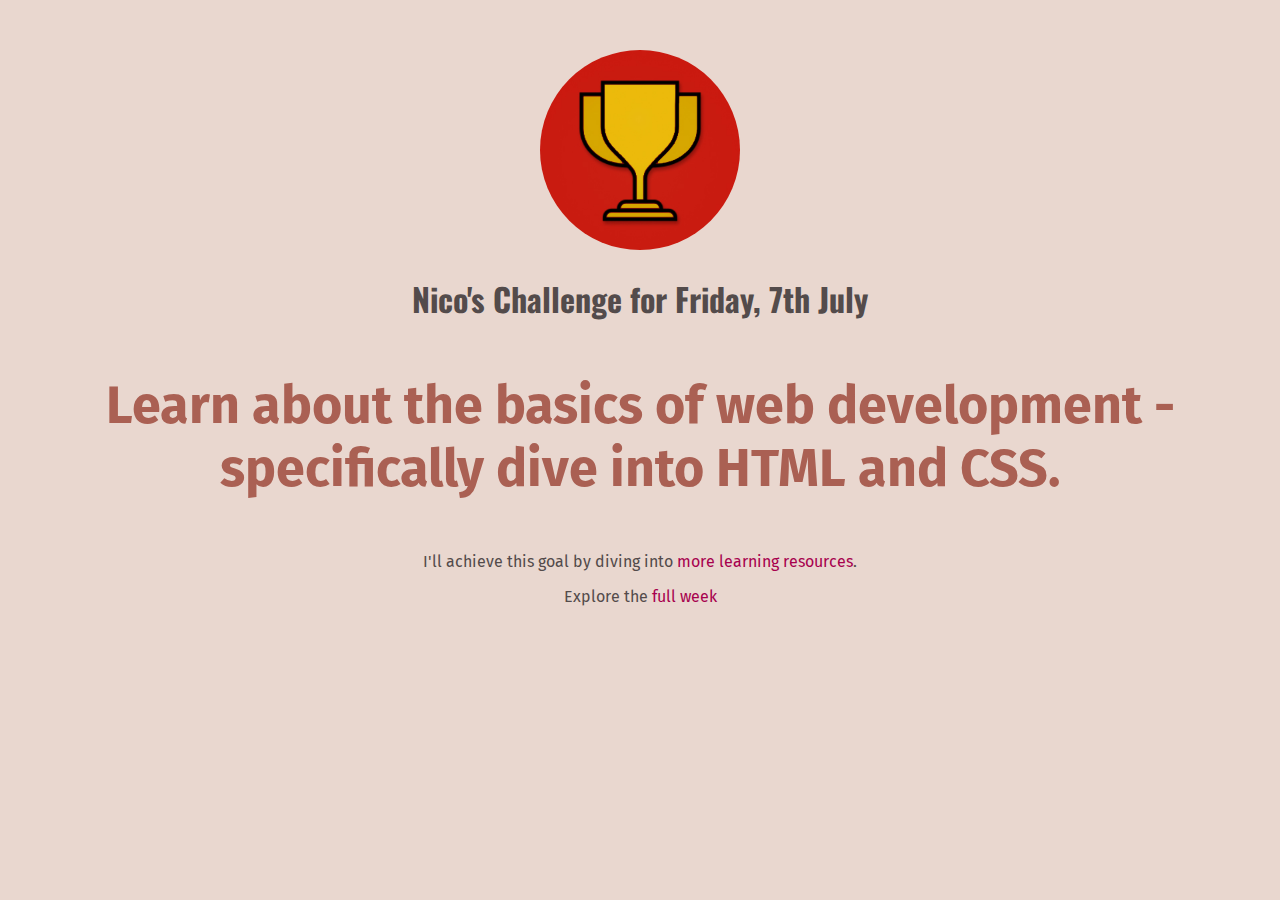
<file: index.html>
<!DOCTYPE html>
<html lang="en">

<head>
    <meta charset="UTF-8">
    <link rel="preconnect" href="https://fonts.gstatic.com" crossorigin>
    <link href="https://fonts.googleapis.com/css2?family=Fira+Sans:wght@400;700&family=Oswald:wght@700&display=swap"
        rel="stylesheet">
    <title>MY daily Challenge</title>
    <link rel="stylesheet" href="Styles/shared.css">
    <link rel="stylesheet" href="Styles/daily-challenge.css" />
</head>

<body>
    <img src="Images/challenges-trophy.jpg" alt="A trophy">
    <h1>Nico's Challenge for Friday, 7th July</h1>
    <p id="todays-challenge">Learn about the basics of web development - specifically dive into HTML and CSS.</p>
    <p>I'll achieve this goal by diving into <a href="https://www.google.ro/">more learning resources</a>.</p>
    <p>Explore the <a href="full-week.html">full week</a></p>
</body>

</html>
</file>
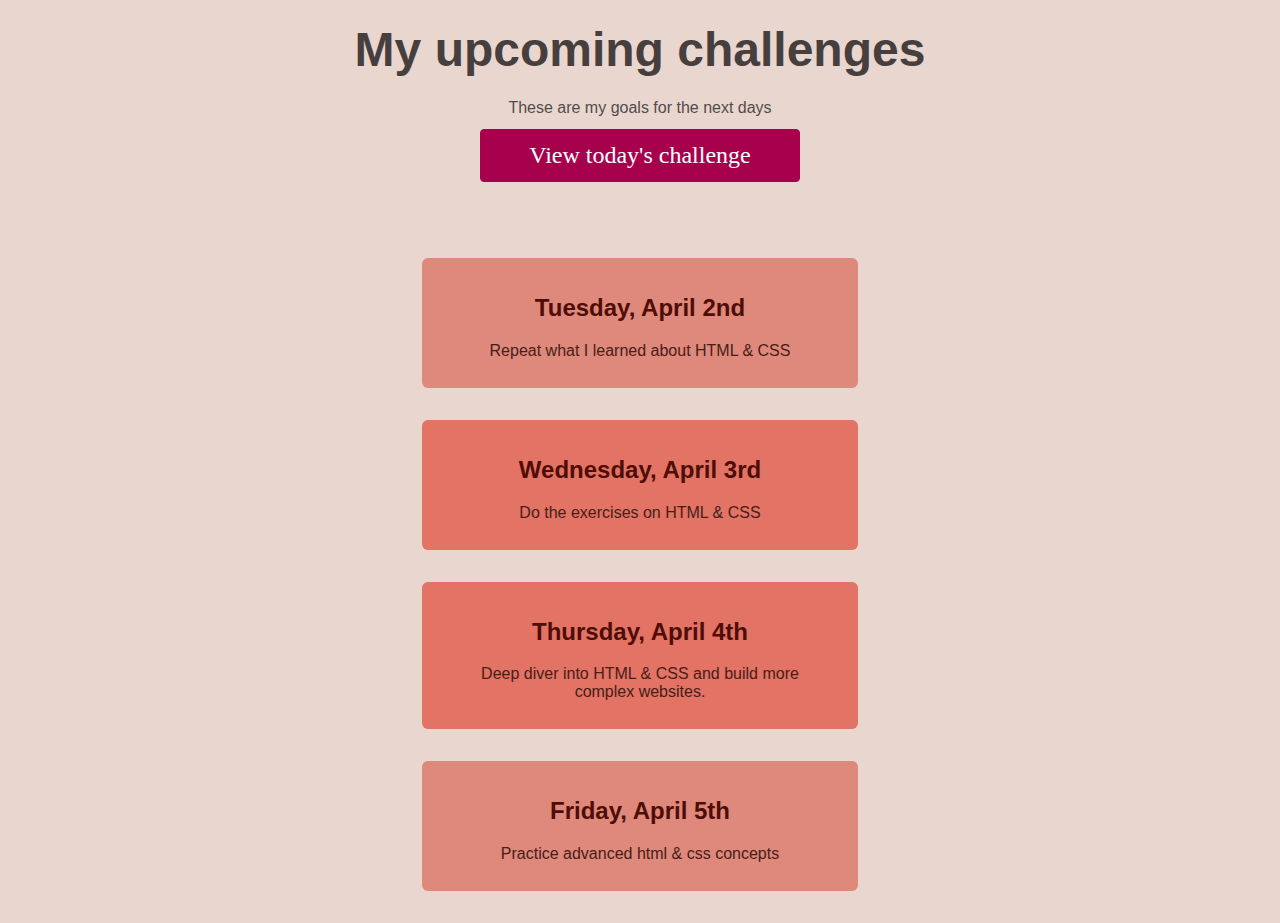
<file: full-week.html>
<!DOCTYPE html>
<html lang="en">
<head>
    <meta charset="UTF-8">
    <title>My upcoming challenges</title>
    <link rel="stylesheet" href="Styles/shared.css">
    <link rel="stylesheet" href="Styles/full-week.css">
    <!-- <link rel="stylesheet" href="Styles/daily-challenge.css"> -->
</head>
<body>
    <header>
        <h1>My upcoming challenges</h1>
        <p id="description">These are my goals for the next days</p>
        <a href="index.html">View today's challenge</a>
    </header>
    <main>
        <ol>
            <li>
                <h2>Tuesday, April 2nd</h2>
                <p >Repeat what I learned about HTML & CSS</p>
            </li>
            <li class="highlight-goal">
                <h2>Wednesday, April 3rd</h2>
                <p >Do the exercises on HTML & CSS</p>
            </li>
            <li class="highlight-goal">
                <h2>Thursday, April 4th</h2>
                <p >Deep diver into HTML & CSS and build more complex websites.</p>
            </li>
            <li>
                <h2>Friday, April 5th</h2>
                <p>Practice advanced html & css concepts</p>
            </li>
            </ol>
    </main>

</body>
</html>
</file>
<file: Styles/shared.css>
body {
    text-align: center;
    background-color: rgb(233, 215, 207);
    color: rgb(83, 75, 75);
}

h1 {
    font-family: 'Oswald', sans-serif;
  }

img {
    width: 200px;
    height: 200px;
    border-radius: 100px;
}



p {
    font-family: 'Fira Sans', sans-serif;  
    }

a {
    color: rgb(167, 1, 78);
    text-decoration: none;
}

a:hover {
    text-decoration: underline;
}

#todays-challenge {
    color: rgb(170, 96, 83);
    font-weight: bold;
    font-size: 52px;
}
</file>
<file: Styles/daily-challenge.css>
body {
    margin: 50px;
   }

img {
    width: 200px;
    height: 200px;
    border-radius: 100px;
}

h1 {
    font-family: 'Oswald', sans-serif;
    /* color: rgb(83, 75, 75); */
}

p {
    font-family: 'Fira Sans', sans-serif;  
   }

#todays-challenge {
    /* color: rgb(170, 96, 83); */
    font-weight: bold;
    font-size: 52px;
}
</file>
<file: Styles/full-week.css>
header {
margin-bottom: 64px;
}

h1 {
    font-size: 48px;
    color: rgb(71, 62, 62);
    margin: 22px 0;
}

#description {
    margin: 0px;
    }

/* header p {
    margin-bottom: 36px;
} */
a {
    padding: 12px 48px;
    text-decoration: none;
    background-color: rgb(167, 1, 78);
    color: white;
    border: 1px solid rgb(167, 1, 78);
    border-radius: 4px;
    font-size: 24px;
    display: inline-block;
    margin: 12px 0;
    }
    
    a:hover {
        background-color: rgb(180, 12, 90);
        text-decoration: none;
    } 

ol {
    list-style: none;
    width: 500px;
    margin: 36px auto 0 auto;
    padding: 0;
} 

li {
padding: 16px;
margin: 32px;
list-style: none;
background-color: rgb(223, 136, 124);
border-radius: 6px;
} 

h2 {
    color: rgb(78, 13, 5);
    font-family: 'Oswald', sans-serif;
}

main p {
    margin: 12px;
    color: rgb(71, 29, 22);
}

.highlight-goal {
    background-color: rgb(226, 115, 101);
}
</file>
